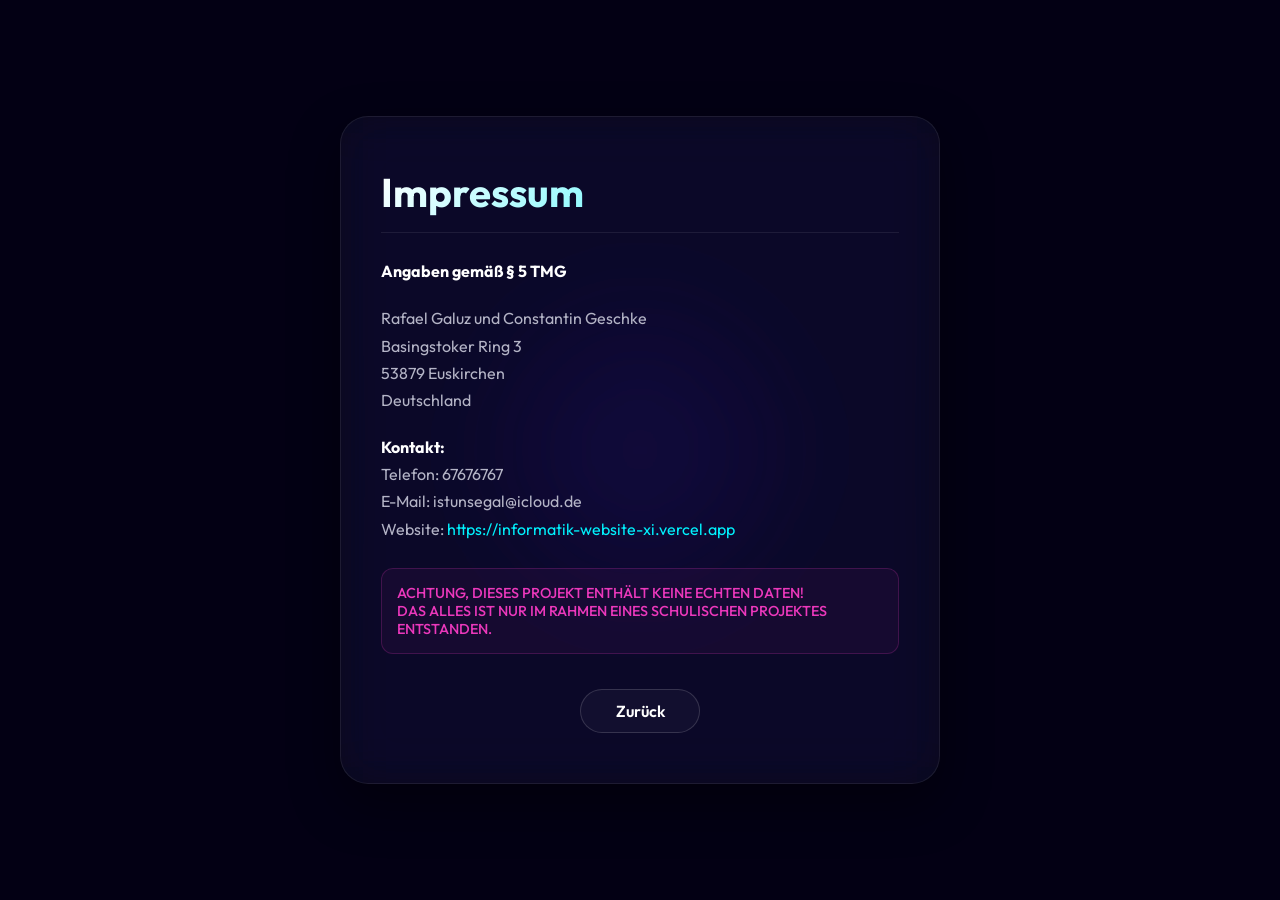
<file: impressum/index.html>
<!DOCTYPE html>
<html lang="de">
<head>
  <meta charset="UTF-8">
  <meta name="viewport" content="width=device-width, initial-scale=1.0">
  <title>Digitify - Impressum</title>
  <link href="styles.css" rel="stylesheet"/>
</head>
<body>
  
  <div class="impressum-card">
    <h1>Impressum</h1>

    <p>
      <strong>Angaben gemäß § 5 TMG</strong>
    </p>

    <p>
      Rafael Galuz und Constantin Geschke<br>
      Basingstoker Ring 3<br>
      53879 Euskirchen<br>
      Deutschland
    </p>

    <p>
      <strong>Kontakt:</strong><br>
      Telefon: 67676767<br>
      E-Mail: istunsegal@icloud.de<br>
      Website: <a href="https://informatik-website-xi.vercel.app" style="color: var(--accent-neon-blue); text-decoration: none;">https://informatik-website-xi.vercel.app</a>
    </p>

    <div class="warning-text">
      ACHTUNG, DIESES PROJEKT ENTHÄLT KEINE ECHTEN DATEN!<br>
      DAS ALLES IST NUR IM RAHMEN EINES SCHULISCHEN PROJEKTES ENTSTANDEN.
    </div>

    <div class="backContainer">
      <a href="/index.html" class="button14">Zurück</a> 
    </div>
  </div>

</body>
</html>
</file>
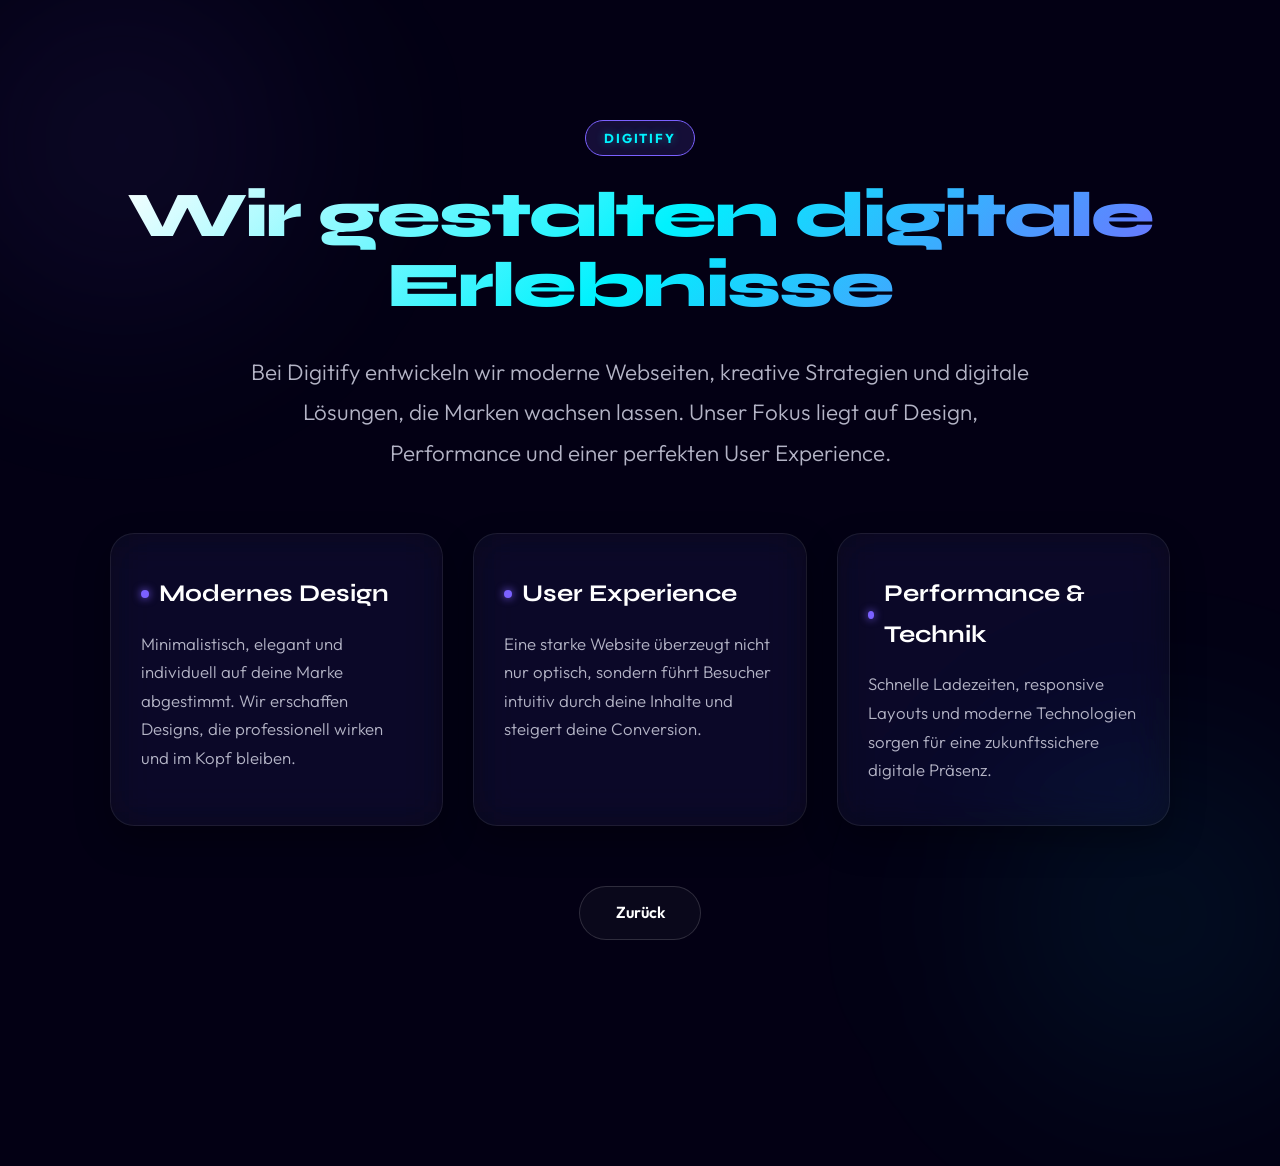
<file: about/lerne.html>
<!DOCTYPE html>
<html lang="de">
<head>
  <meta charset="UTF-8">
  <meta name="viewport" content="width=device-width, initial-scale=1.0">
  <title>Digitify - Erlebnisse Gestalten</title>
  <link rel="stylesheet" href="/about/styles.css">
  <style>
    body {
      background-color: #030014;
      color: #ffffff;
      font-family: 'Outfit', sans-serif;
      margin: 0;
      min-height: 100vh;
      display: flex;
      flex-direction: column;
      align-items: center;
      justify-content: center;
      position: relative;
      overflow-x: hidden;
    }

    /* Ambient background glows */
    .glow-1 {
      position: absolute;
      width: 500px;
      height: 500px;
      background: radial-gradient(circle, rgba(123, 97, 255, 0.1) 0%, transparent 75%);
      top: -10%;
      left: -10%;
      pointer-events: none;
      filter: blur(80px);
    }
    .glow-2 {
      position: absolute;
      width: 500px;
      height: 500px;
      background: radial-gradient(circle, rgba(0, 242, 254, 0.08) 0%, transparent 75%);
      bottom: -10%;
      right: -10%;
      pointer-events: none;
      filter: blur(80px);
    }

    .learn-more {
      max-width: 1100px;
      width: 90%;
      margin: 80px auto;
      padding: 40px 20px;
      text-align: center;
      position: relative;
      z-index: 10;
    }

    .tag {
      display: inline-block;
      padding: 6px 18px;
      border-radius: 50px;
      background: rgba(123, 97, 255, 0.15);
      border: 1px solid #7b61ff;
      color: #00f2fe;
      font-size: 13px;
      font-weight: 700;
      letter-spacing: 0.15em;
      margin-bottom: 25px;
      text-shadow: 0 0 10px rgba(0, 242, 254, 0.4);
    }

    .learn-more h2 {
      font-family: 'Syne', sans-serif;
      font-size: clamp(2.5rem, 5vw, 4rem);
      font-weight: 800;
      line-height: 1.1;
      letter-spacing: -0.03em;
      background: linear-gradient(135deg, #ffffff 0%, #00f2fe 50%, #7b61ff 100%);
      -webkit-background-clip: text;
      -webkit-text-fill-color: transparent;
      background-clip: text;
      margin-bottom: 30px;
    }

    .intro {
      max-width: 800px;
      margin: 0 auto 60px;
      font-size: clamp(1.1rem, 2vw, 1.4rem);
      color: #b4b4c6;
      line-height: 1.8;
      font-weight: 300;
    }

    .info-boxes {
      display: grid;
      grid-template-columns: repeat(auto-fit, minmax(300px, 1fr));
      gap: 30px;
      margin-bottom: 60px;
    }

    .box {
      background: rgba(255, 255, 255, 0.03);
      backdrop-filter: blur(20px) saturate(180%);
      border: 1px solid rgba(255, 255, 255, 0.08);
      padding: 40px 30px;
      border-radius: 24px;
      box-shadow: 0 15px 35px rgba(0,0,0,0.3);
      transition: all 0.4s cubic-bezier(0.16, 1, 0.3, 1);
      text-align: left;
    }

    .box:hover {
      transform: translateY(-8px);
      border-color: #00f2fe;
      box-shadow: 0 20px 45px rgba(0, 242, 254, 0.15);
      background: rgba(255, 255, 255, 0.06);
    }

    .box h3 {
      font-family: 'Syne', sans-serif;
      font-size: 1.5rem;
      font-weight: 700;
      color: #ffffff;
      margin-bottom: 15px;
      display: flex;
      align-items: center;
      gap: 10px;
    }

    .box h3::before {
      content: '';
      display: inline-block;
      width: 8px;
      height: 8px;
      background-color: #7b61ff;
      border-radius: 50%;
      box-shadow: 0 0 8px #7b61ff;
    }

    .box p {
      color: #b4b4c6;
      line-height: 1.7;
      font-size: 1.05rem;
      font-weight: 300;
    }

    .back-btn {
      display: inline-flex;
      align-items: center;
      justify-content: center;
      padding: 0.8rem 2.2rem;
      border-radius: 50px;
      background: rgba(255, 255, 255, 0.03);
      border: 1px solid rgba(255, 255, 255, 0.15);
      color: #ffffff;
      text-decoration: none;
      font-size: 1rem;
      font-weight: 600;
      transition: all 0.4s cubic-bezier(0.16, 1, 0.3, 1);
    }

    .back-btn:hover {
      background: linear-gradient(135deg, #00f2fe, #7b61ff);
      border-color: transparent;
      color: #030014;
      transform: translateY(-3px);
      box-shadow: 0 10px 25px rgba(0, 242, 254, 0.3);
    }
  </style>
</head>
<body>
  <!-- Ambient background glows -->
  <div class="glow-1"></div>
  <div class="glow-2"></div>

  <section class="learn-more">
    <span class="tag">DIGITIFY</span>

    <h2>Wir gestalten digitale Erlebnisse</h2>

    <p class="intro">
      Bei Digitify entwickeln wir moderne Webseiten, kreative Strategien
      und digitale Lösungen, die Marken wachsen lassen.
      Unser Fokus liegt auf Design, Performance und einer perfekten User Experience.
    </p>

    <div class="info-boxes">
      <div class="box">
        <h3>Modernes Design</h3>
        <p>
          Minimalistisch, elegant und individuell auf deine Marke abgestimmt.
          Wir erschaffen Designs, die professionell wirken und im Kopf bleiben.
        </p>
      </div>

      <div class="box">
        <h3>User Experience</h3>
        <p>
          Eine starke Website überzeugt nicht nur optisch,
          sondern führt Besucher intuitiv durch deine Inhalte
          und steigert deine Conversion.
        </p>
      </div>

      <div class="box">
        <h3>Performance & Technik</h3>
        <p>
          Schnelle Ladezeiten, responsive Layouts und moderne Technologien
          sorgen für eine zukunftssichere digitale Präsenz.
        </p>
      </div>
    </div>

    <a href="/index.html" class="back-btn">Zurück</a>
  </section>
</body>
</html>
</file>
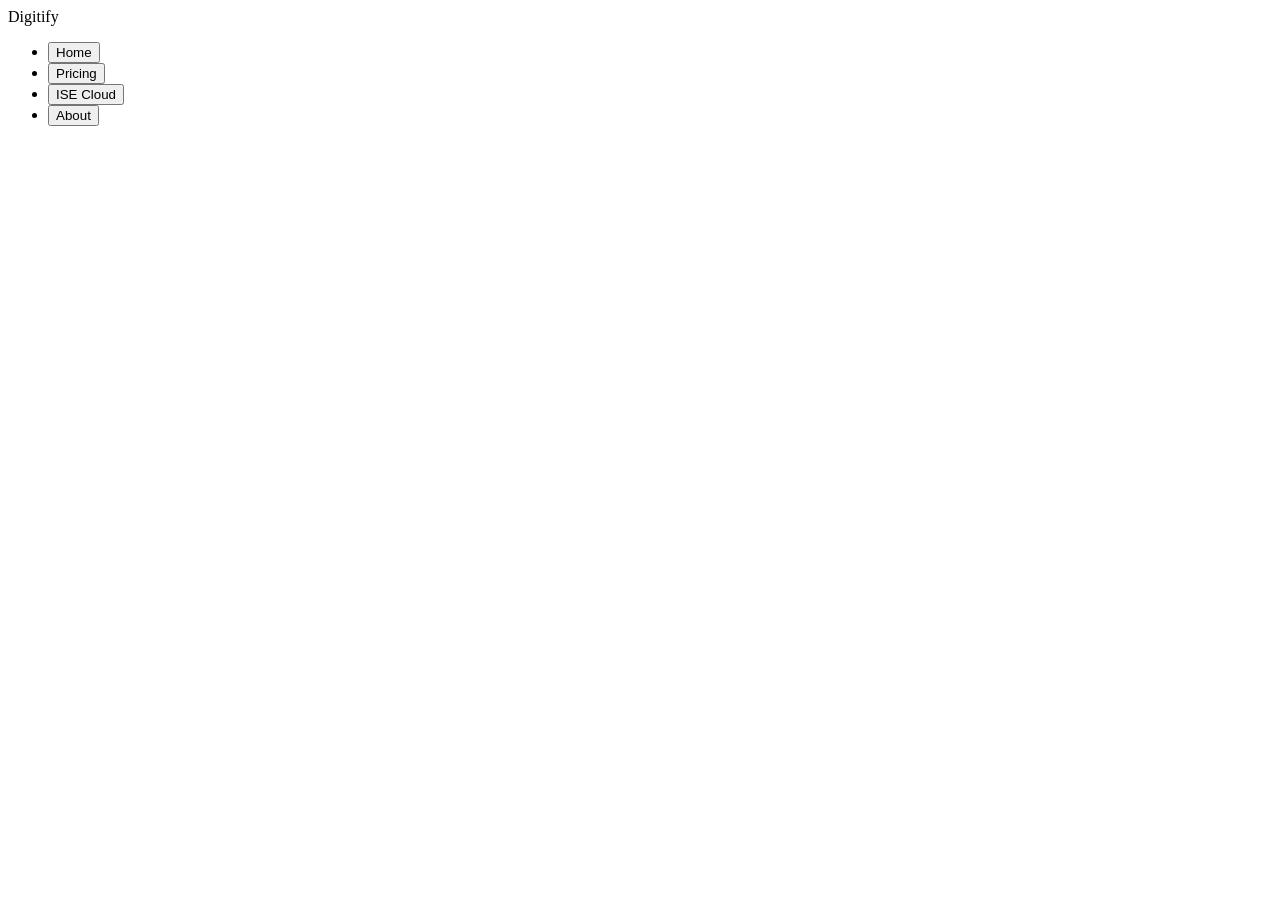
<file: about/quiz.html>
<!DOCTYPE html>

<html lang="de">
<head>
   <nav class="navbar">
    <div class="logo">Digitify</div>
    <ul class="nav-links">
      <li>
  <button class="button14" onclick="window.location.href='/index.html#lander';">
    Home
  </button>
</li>
            <li>
  <button class="button14" onclick="window.location.href='/index.html#pricing';">
    Pricing
  </button>
</li>
      <li>
  <button class="button14" onclick="window.location.href='/animtest/index.html';">
    ISE Cloud
  </button>
</li>
      <li>
  <button class="button14" onclick="window.location.href='/about/index.html';">
    About
  </button>
</li>
    </ul>
  </nav>
</file>
<file: impressum/styles.css>
@import url('https://fonts.googleapis.com/css2?family=Inter:wght@400&family=Outfit:wght@300;400;600;700&display=swap');

:root {
  --bg-deep: #030014;
  --bg-card: rgba(255, 255, 255, 0.03);
  --border-light: rgba(255, 255, 255, 0.08);
  --text-primary: #ffffff;
  --text-secondary: #b4b4c6;
  --accent-neon-blue: #00f2fe;
  --accent-neon-purple: #7b61ff;
  --accent-neon-pink: #ec38bc;
  --transition-smooth: all 0.4s cubic-bezier(0.16, 1, 0.3, 1);
}

* {
  box-sizing: border-box;
  margin: 0;
  padding: 0;
}

body {
  background-color: var(--bg-deep);
  color: var(--text-primary);
  font-family: 'Outfit', 'Inter', sans-serif;
  min-height: 100vh;
  display: flex;
  align-items: center;
  justify-content: center;
  padding: 40px 20px;
}

/* Ambient glow */
body::before {
  content: '';
  position: absolute;
  width: 400px;
  height: 400px;
  background: radial-gradient(circle, rgba(123, 97, 255, 0.08) 0%, transparent 70%);
  top: 50%;
  left: 50%;
  transform: translate(-50%, -50%);
  z-index: -1;
  pointer-events: none;
  filter: blur(50px);
}

.impressum-card {
  background: var(--bg-card);
  backdrop-filter: blur(25px) saturate(180%);
  border: 1px solid var(--border-light);
  width: 100%;
  max-width: 600px;
  padding: 50px 40px;
  border-radius: 28px;
  box-shadow: 0 20px 50px rgba(0, 0, 0, 0.4);
  text-align: left;
}

h1 {
  font-size: clamp(2rem, 4vw, 2.5rem);
  font-weight: 700;
  margin-bottom: 25px;
  background: linear-gradient(135deg, #fff 0%, var(--accent-neon-blue) 100%);
  -webkit-background-clip: text;
  -webkit-text-fill-color: transparent;
  background-clip: text;
  border-bottom: 1px solid var(--border-light);
  padding-bottom: 15px;
}

p {
  font-size: 1rem;
  line-height: 1.7;
  color: var(--text-secondary);
  margin-bottom: 20px;
}

p strong {
  color: #fff;
}

.warning-text {
  font-size: 0.9rem;
  color: var(--accent-neon-pink);
  background: rgba(236, 56, 188, 0.05);
  border: 1px solid rgba(236, 56, 188, 0.2);
  padding: 15px;
  border-radius: 12px;
  margin-top: 25px;
  font-weight: 500;
}

.backContainer {
  display: flex;
  justify-content: center;
  margin-top: 35px;
}

.button14 {
  display: inline-flex;
  align-items: center;
  justify-content: center;
  width: 120px;
  height: 44px;
  color: #ffffff;
  background: rgba(255, 255, 255, 0.03);
  border: 1px solid rgba(255, 255, 255, 0.15);
  border-radius: 30px;
  text-decoration: none;
  font-weight: 600;
  cursor: pointer;
  transition: var(--transition-smooth);
}

.button14:hover {
  background: linear-gradient(135deg, var(--accent-neon-blue), var(--accent-neon-purple));
  color: var(--bg-deep);
  border-color: transparent;
  transform: translateY(-3px);
  box-shadow: 0 10px 20px rgba(0, 242, 254, 0.3);
}
</file>
<file: about/styles.css>
@import url('https://fonts.googleapis.com/css2?family=Inter:wght@100..900&family=Outfit:wght@100..900&family=Syne:wght@400..800&display=swap');

:root {
  --bg-deep: #030014;
  --bg-darker: #080710;
  --bg-card: rgba(255, 255, 255, 0.03);
  --bg-card-hover: rgba(255, 255, 255, 0.07);
  --border-light: rgba(255, 255, 255, 0.08);
  
  --accent-neon-blue: #00f2fe;
  --accent-neon-purple: #7b61ff;
  --accent-neon-pink: #ec38bc;
  
  --text-primary: #ffffff;
  --text-secondary: #b4b4c6;
  --text-muted: #6b6b7f;
  
  --font-display: 'Syne', 'Outfit', sans-serif;
  --font-sans: 'Outfit', 'Inter', sans-serif;
  
  --transition-smooth: all 0.4s cubic-bezier(0.16, 1, 0.3, 1);
  --transition-spring: all 0.5s cubic-bezier(0.175, 0.885, 0.32, 1.275);
}

*, *::before, *::after {
  box-sizing: border-box;
  margin: 0;
  padding: 0;
}

body {
  background-color: var(--bg-deep);
  color: var(--text-primary);
  font-family: var(--font-sans);
  min-height: 100vh;
  overflow-x: hidden;
  line-height: 1.7;
}

/* CUSTOM SCROLLBAR */
::-webkit-scrollbar {
  width: 8px;
}
::-webkit-scrollbar-track {
  background: var(--bg-deep);
}
::-webkit-scrollbar-thumb {
  background: rgba(123, 97, 255, 0.2);
  border-radius: 10px;
}

/* TRANSLUCENT PILL NAVBAR */
.navbar {
  display: flex;
  justify-content: space-between;
  align-items: center;
  padding: 1.25rem 5%;
  position: fixed;
  top: 20px;
  left: 5%;
  right: 5%;
  height: 70px;
  background: rgba(10, 8, 26, 0.5);
  backdrop-filter: blur(20px) saturate(180%);
  border: 1px solid var(--border-light);
  border-radius: 50px;
  z-index: 999;
  box-shadow: 0 10px 40px rgba(0, 0, 0, 0.5);
}

.logo {
  font-family: var(--font-display);
  font-weight: 800;
  font-size: 1.6rem;
  letter-spacing: -0.03em;
  background: linear-gradient(135deg, var(--accent-neon-blue) 0%, var(--accent-neon-purple) 100%);
  -webkit-background-clip: text;
  -webkit-text-fill-color: transparent;
  background-clip: text;
  cursor: pointer;
}

.nav-links {
  display: flex;
  align-items: center;
  gap: 1.5rem;
  list-style: none;
}

.button14 {
  padding: 0.5rem 1.25rem;
  height: 40px;
  color: var(--text-primary);
  background: transparent;
  border: 1px solid transparent;
  border-radius: 30px;
  font-family: var(--font-sans);
  font-weight: 500;
  font-size: 0.95rem;
  cursor: pointer;
  transition: var(--transition-smooth);
}

.button14:hover {
  color: var(--accent-neon-blue);
  text-shadow: 0 0 10px rgba(0, 242, 254, 0.4);
}

/* HERO SECTION WITH TRANSITIONAL OVERLAY */
.top {
  position: relative;
  height: 60vh;
  width: 100%;
  overflow: hidden;
  display: flex;
  align-items: center;
  justify-content: center;
}

.top img {
  width: 100%;
  height: 100%;
  object-fit: cover;
  filter: brightness(0.25) contrast(1.1);
  position: absolute;
  top: 0;
  left: 0;
  z-index: 1;
}

.top::after {
  content: '';
  position: absolute;
  bottom: 0;
  left: 0;
  width: 100%;
  height: 150px;
  background: linear-gradient(180deg, transparent, var(--bg-deep));
  z-index: 2;
}

.overlay {
  position: relative;
  z-index: 3;
  text-align: center;
  max-width: 800px;
  padding: 0 20px;
}

.overlay h1 {
  font-family: var(--font-display);
  font-size: clamp(3rem, 6vw, 5.5rem);
  font-weight: 800;
  letter-spacing: -0.04em;
  background: linear-gradient(135deg, #fff 0%, var(--text-secondary) 100%);
  -webkit-background-clip: text;
  -webkit-text-fill-color: transparent;
  background-clip: text;
  margin-bottom: 15px;
  animation: fadeUp 1s cubic-bezier(0.16, 1, 0.3, 1);
}

.overlay p {
  font-size: clamp(1.1rem, 2vw, 1.6rem);
  font-weight: 300;
  color: var(--accent-neon-blue);
  text-shadow: 0 0 15px rgba(0, 242, 254, 0.3);
  animation: fadeUp 1.2s cubic-bezier(0.16, 1, 0.3, 1);
}

/* BOTTOM INFORMATION SECTION */
.bottom {
  max-width: 1100px;
  margin: 0 auto;
  padding: 60px 5% 120px;
  position: relative;
  z-index: 2;
}

.bottom h1 {
  font-family: var(--font-display);
  font-size: clamp(2.2rem, 4vw, 3.6rem);
  font-weight: 800;
  letter-spacing: -0.03em;
  text-align: center;
  margin-bottom: 40px;
}

.bottom h2 {
  font-family: var(--font-display);
  font-size: clamp(1.8rem, 3vw, 2.5rem);
  font-weight: 700;
  color: var(--accent-neon-purple);
  margin: 60px 0 25px;
}

/* INFORMATION GLASS CARDS */
.info-card {
  background: var(--bg-card);
  backdrop-filter: blur(25px) saturate(180%);
  border: 1px solid var(--border-light);
  padding: 40px;
  border-radius: 24px;
  box-shadow: 0 15px 45px rgba(0, 0, 0, 0.2);
  margin-bottom: 30px;
  transition: var(--transition-smooth);
}

.info-card:hover {
  transform: translateY(-5px);
  border-color: var(--accent-neon-blue);
  box-shadow: 0 20px 50px rgba(0, 242, 254, 0.1);
  background: var(--bg-card-hover);
}

.info-card p {
  font-size: 1.15rem;
  color: var(--text-secondary);
  margin-bottom: 15px;
}

.info-card p:last-child {
  margin-bottom: 0;
}

/* IMAGE GRAPHIC BOX */
.image-box {
  margin: 60px 0;
  display: flex;
  justify-content: center;
  position: relative;
}

.image-box::before {
  content: '';
  position: absolute;
  width: 400px;
  height: 250px;
  background: radial-gradient(circle, rgba(236, 56, 188, 0.15) 0%, transparent 70%);
  z-index: -1;
  filter: blur(30px);
}

.image-box img {
  width: 100%;
  max-width: 500px;
  border-radius: 24px;
  border: 1px solid var(--border-light);
  box-shadow: 0 25px 60px rgba(0, 0, 0, 0.4);
  transition: var(--transition-smooth);
}

.image-box img:hover {
  transform: scale(1.02);
  border-color: var(--accent-neon-pink);
  box-shadow: 0 30px 70px rgba(236, 56, 188, 0.2);
}

/* BUTTONS */
.learn-btn {
  display: inline-flex;
  align-items: center;
  justify-content: center;
  margin-top: 40px;
  padding: 1rem 2.5rem;
  border-radius: 50px;
  background: linear-gradient(135deg, var(--accent-neon-blue), var(--accent-neon-purple));
  color: var(--bg-deep);
  text-decoration: none;
  font-size: 1.05rem;
  font-weight: 700;
  letter-spacing: 0.02em;
  transition: var(--transition-spring);
  box-shadow: 0 10px 30px rgba(0, 242, 254, 0.3);
}

.learn-btn:hover {
  transform: translateY(-5px) scale(1.03);
  box-shadow: 0 15px 40px rgba(123, 97, 255, 0.4);
  color: #fff;
}

/* FOOTER styling */
footer {
  margin-top: 100px;
  padding: 60px 20px;
  text-align: center;
  border-top: 1px solid var(--border-light);
  background: rgba(10, 8, 26, 0.4);
}

footer a {
  text-decoration: none;
  color: var(--accent-neon-blue);
  font-weight: 600;
  transition: var(--transition-smooth);
}

footer a:hover {
  color: var(--accent-neon-pink);
  text-shadow: 0 0 10px rgba(236, 56, 188, 0.4);
}

.socials {
  margin-top: 25px;
  display: flex;
  justify-content: center;
  gap: 20px;
}

.socials a {
  font-size: 1.5rem;
  color: var(--text-muted);
  transition: var(--transition-smooth);
}

.socials a:hover {
  color: var(--accent-neon-purple);
  transform: translateY(-5px);
}

/* ANIMATION KEYFRAMES */
@keyframes fadeUp {
  from {
    opacity: 0;
    transform: translateY(40px);
  }
  to {
    opacity: 1;
    transform: translateY(0);
  }
}

/* MOBILE RESPONSIVE adjustments */
@media(max-width:768px){
  .navbar {
    width: 92%;
    left: 4%;
    right: 4%;
    padding: 1rem;
  }
  
  .nav-links {
    gap: 0.5rem;
  }
  
  .button14 {
    padding: 0.4rem 0.8rem;
    font-size: 0.85rem;
  }
  
  .bottom {
    padding: 40px 20px 80px;
  }
}
</file>
